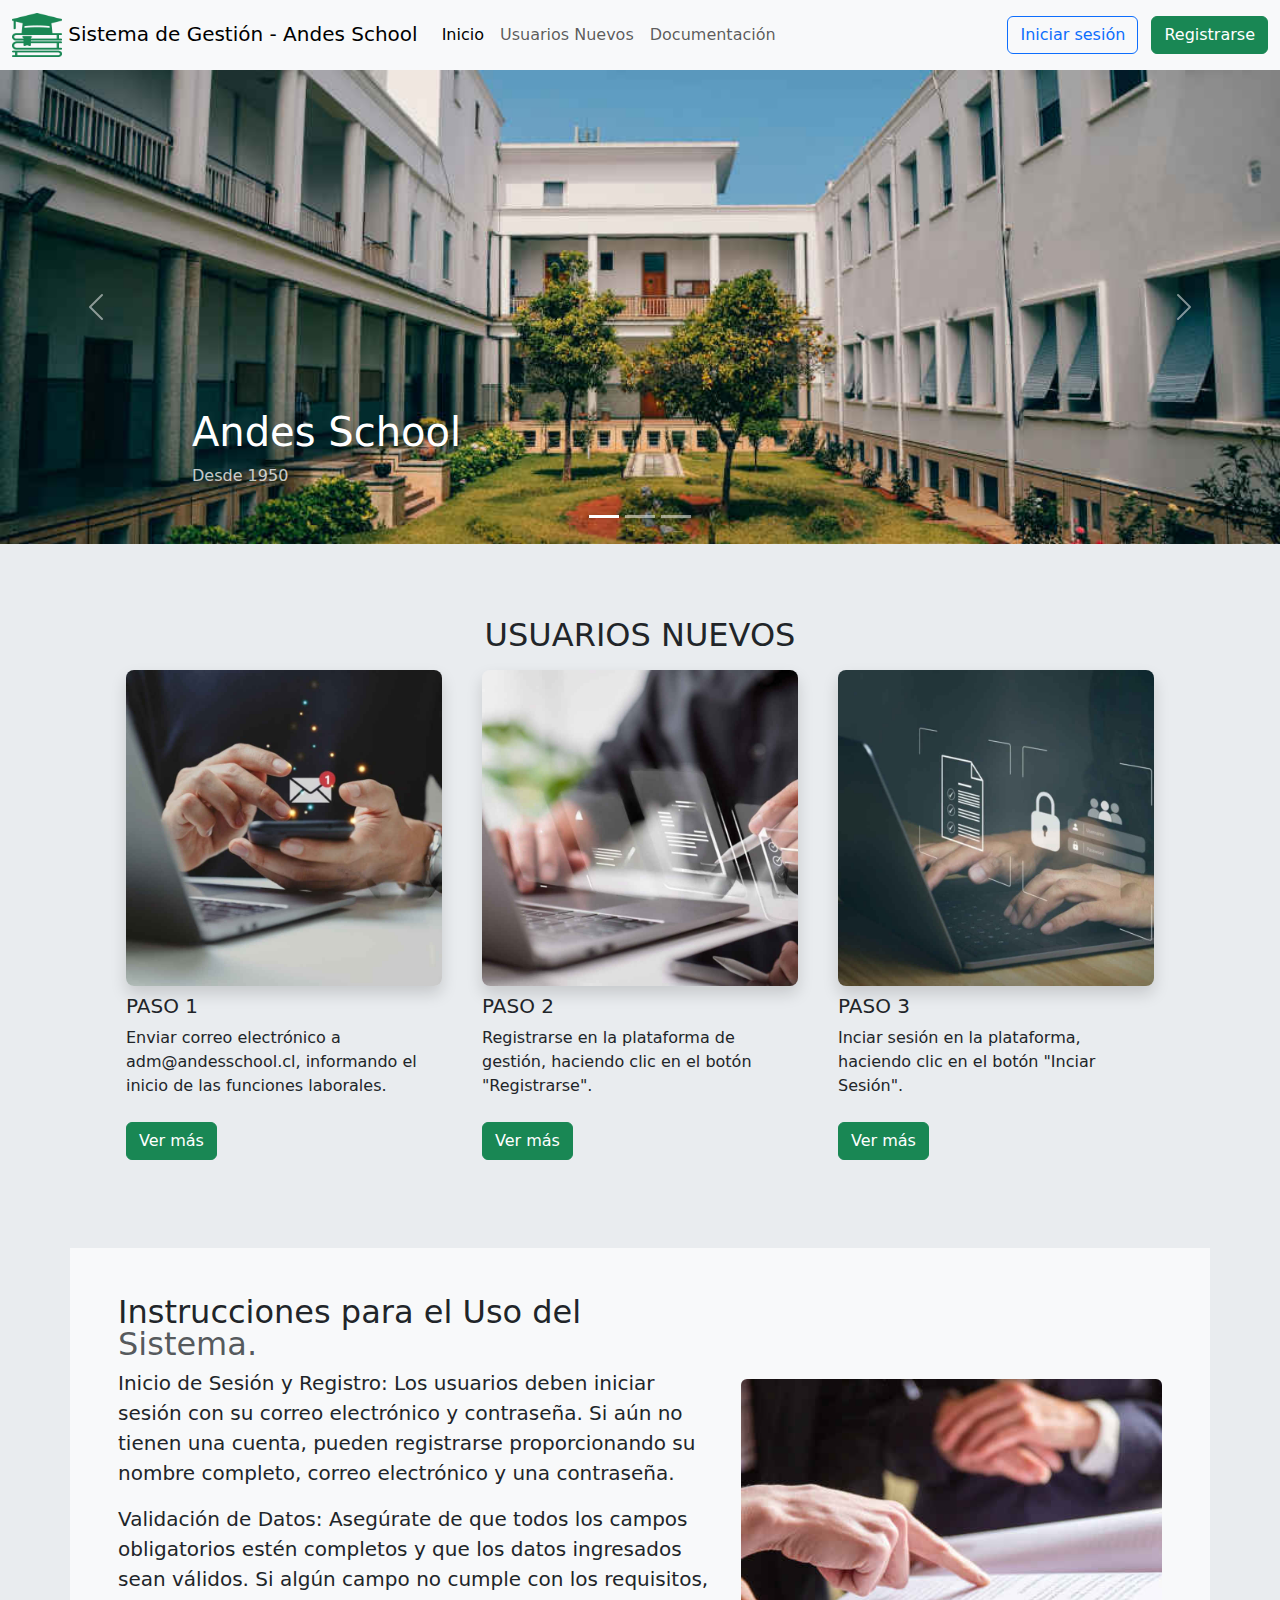
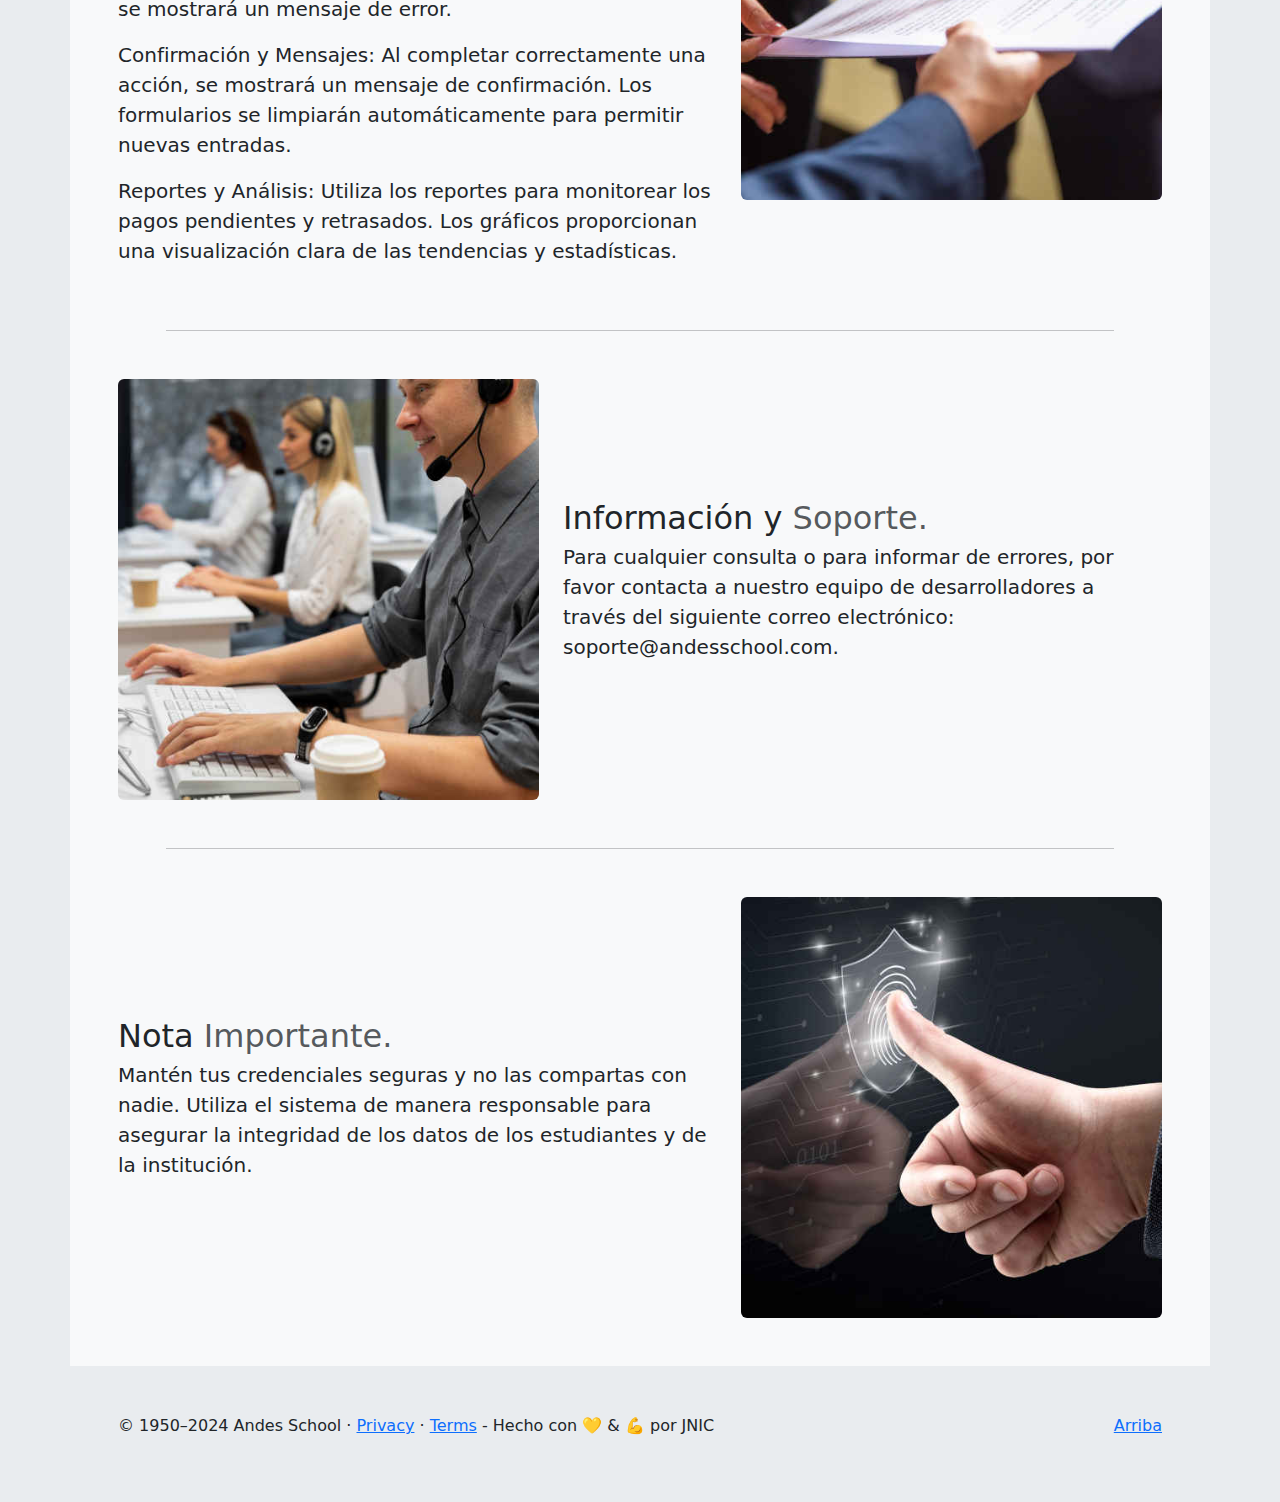
<file: index.html>
<!DOCTYPE html>
<html lang="es-CL">
<head>
    <meta charset="UTF-8">
    <meta name="viewport" content="width=device-width, initial-scale=1.0">
    <title>Los Andes School</title>
    <link href="https://cdn.jsdelivr.net/npm/bootstrap@5.3.3/dist/css/bootstrap.min.css" rel="stylesheet"
        integrity="sha384-QWTKZyjpPEjISv5WaRU9OFeRpok6YctnYmDr5pNlyT2bRjXh0JMhjY6hW+ALEwIH" crossorigin="anonymous">
    <script src="https://cdn.jsdelivr.net/npm/bootstrap@5.3.3/dist/js/bootstrap.bundle.min.js"
        integrity="sha384-YvpcrYf0tY3lHB60NNkmXc5s9fDVZLESaAA55NDzOxhy9GkcIdslK1eN7N6jIeHz"
        crossorigin="anonymous"></script>
    <link rel="assets/css/style.css" href="style.css">
</head>
<body  class="bg-body-secondary">
<!--Inicio Header-->    
    <nav class="navbar navbar-expand-lg bg-body-tertiary">
        <div class="container-fluid">
            <a class="navbar-brand" href="#">
                <img src="assets/img/icon-school.png" alt="Logo" width="50" height="44"> Sistema de Gestión - Andes School
            </a>
            <button class="navbar-toggler" type="button" data-bs-toggle="collapse"
                data-bs-target="#navbarSupportedContent" aria-controls="navbarSupportedContent" aria-expanded="false"
                aria-label="Toggle navigation">
                <span class="navbar-toggler-icon"></span>
            </button>
            <div class="collapse navbar-collapse" id="navbarSupportedContent">
                <ul class="navbar-nav me-auto mb-2 mb-lg-0">
                    <li class="nav-item">
                        <a class="nav-link active" aria-current="page" href="#">Inicio</a>
                    </li>
                    <li class="nav-item">
                        <a class="nav-link" href="#prod">Usuarios Nuevos</a>
                    </li>
                    <!--<li class="nav-item dropdown">
                        <a class="nav-link dropdown-toggle" href="#" role="button" data-bs-toggle="dropdown"
                            aria-expanded="false">
                            Productos Destacados
                        </a>
                        <ul class="dropdown-menu">
                            <li><a class="dropdown-item" href="#">Bombones</a></li>
                            <li><a class="dropdown-item" href="#">Barras</a></li>
                            <li><a class="dropdown-item" href="#">Coberturas</a></li>
                            <li><a class="dropdown-item" href="#">Ramas</a></li>
                        </ul>
                    </li>-->
                    <li class="nav-item">
                        <a class="nav-link" href="#about">Documentación</a>
                    </li>
                    <!--<li class="nav-item">
                        <a class="nav-link" href="#formulario_validacion">Contacto</a>
                    </li>
                    <li class="nav-item">
                        <a class="nav-link" href="catalogo.html">Sedes</a>
                    </li>-->
                </ul>
                <div class="text-end">
                    <a class="btn btn-outline-primary me-2" href="login.html">Iniciar sesión</a>
                    <a class="btn btn-success" href="register.html">Registrarse</a>
                </div>
            </div>
        </div>
    </nav>
<!--Fin Header-->
<!--Inicio Carousel-->
<div id="myCarousel" class="carousel slide mb-6" data-bs-ride="carousel">
    <div class="carousel-indicators">
        <button type="button" data-bs-target="#myCarousel" data-bs-slide-to="0" class="active" aria-current="true" aria-label="Slide 1"></button>
        <button type="button" data-bs-target="#myCarousel" data-bs-slide-to="1" aria-label="Slide 2"></button>
        <button type="button" data-bs-target="#myCarousel" data-bs-slide-to="2" aria-label="Slide 3"></button>
    </div>
    <div class="carousel-inner">
        <div class="carousel-item active">
        <img src="assets/img/carousel1.jpg" class="d-block w-100" alt="...">
        <div class="container">
            <div class="carousel-caption text-start">
            <h1>Andes School</h1>
            <p class="opacity-75">Desde 1950</p>
            <!--<p><a class="btn btn-warning" href="register.html">Regístrese</a></p>-->
            </div>
        </div>
        </div>
        <div class="carousel-item">
        <img src="assets/img/carousel2.jpg" class="d-block w-100" alt="...">
        <div class="container">
            <div class="carousel-caption">
            <h1>Tradición</h1>
            <p>74 años formando personas</p>
            <!--<p><a class="btn btn-warning" href="#about">Saber más</a></p>-->
            </div>
        </div>
        </div>
        <div class="carousel-item">
        <img src="assets/img/carousel3.jpg" class="d-block w-100" alt="...">
        <div class="container">
            <div class="carousel-caption text-end">
            <h1>Excelencia</h1>
            <p>Docentes altamente calificados</p>
            <!--<p><a class="btn btn-warning" href="catalogo.html">Visitar Catálogo</a></p>-->
            </div>
        </div>
        </div>
    </div>
    <button class="carousel-control-prev" type="button" data-bs-target="#myCarousel" data-bs-slide="prev">
        <span class="carousel-control-prev-icon" aria-hidden="true"></span>
        <span class="visually-hidden">Anterior</span>
    </button>
    <button class="carousel-control-next" type="button" data-bs-target="#myCarousel" data-bs-slide="next">
        <span class="carousel-control-next-icon" aria-hidden="true"></span>
        <span class="visually-hidden">Siguiente</span>
    </button>
    </div>
<!--Fin Carousel-->
<!--Inicio Productos Destacados-->
    <section id="prod">
        <div class="container text-center mt-4 p-5">
            <h2>USUARIOS NUEVOS</h2>
            <div class="row">
                <div class="col">
                    <div class="card-width p-2">
                        <img src="assets/img/3303.jpg" class="card-img-top rounded-3 shadow" alt="Email">
                        <div class="card-body py-2 d-flex flex-column align-items-start">
                            <h5 class="card-title">PASO 1</h5>
                            <p class="text-start py-2">Enviar correo electrónico a adm@andesschool.cl, informando el inicio de las funciones laborales.</p>
                            <a href="#about" class="btn btn-success">Ver más</a>
                        </div>
                    </div>
                </div>
                <div class="col">
                    <div class="card-width p-2">
                        <img src="assets/img/3302.jpg" class="card-img-top rounded-3 shadow" alt="Register">
                        <div class="card-body py-2 d-flex flex-column align-items-start">
                            <h5 class="card-title">PASO 2</h5>
                            <p class="text-start py-2">Registrarse en la plataforma de gestión, haciendo clic en el botón "Registrarse".</p>
                            <a href="#about" class="btn btn-success">Ver más</a>
                        </div>
                    </div>
                </div>
                <div class="col">
                    <div class="card-width p-2 ">
                        <img src="assets/img/2532.jpg" class="card-img-top rounded-3 shadow" alt="Login">
                        <div class="card-body py-2 d-flex flex-column align-items-start">
                            <h5 class="card-title">PASO 3</h5>
                            <p class="text-start py-2">Inciar sesión en la plataforma, haciendo clic en el botón "Inciar Sesión".</p>
                            <a href="#about" class="btn btn-success">Ver más</a>
                        </div>
                    </div>
                </div>
            </div>
        </div>
    </section>
<!--fin Productos Destacados-->
<!--Inicio Nosotros-->
    <div class="container marketing bg-body-tertiary mt-4 p-5 " id="about">
        <div class="row featurette d-flex  justify-content-center align-items-center">
            <div class="col-md-7">
                <h2 class="featurette-heading fw-normal lh-1">Instrucciones para el Uso del <span class="text-body-secondary">Sistema.</span></h2>
                <p class="lead"><strong>Inicio de Sesión y Registro:</strong> Los usuarios deben iniciar sesión con su correo electrónico y contraseña. Si aún no tienen una cuenta, pueden registrarse proporcionando su nombre completo, correo electrónico y una contraseña.</p>
                <p class="lead"><strong>Validación de Datos:</strong> Asegúrate de que todos los campos obligatorios estén completos y que los datos ingresados sean válidos. Si algún campo no cumple con los requisitos, se mostrará un mensaje de error.</p>
                <p class="lead"><strong>Confirmación y Mensajes:</strong> Al completar correctamente una acción, se mostrará un mensaje de confirmación. Los formularios se limpiarán automáticamente para permitir nuevas entradas.</p>
                <p class="lead"><strong>Reportes y Análisis:</strong> Utiliza los reportes para monitorear los pagos pendientes y retrasados. Los gráficos proporcionan una visualización clara de las tendencias y estadísticas.</p>
            </div>
            <div class="col-md-5">
                <img src="assets/img/about1.jpg" class="bd-placeholder-img bd-placeholder-img-lg featurette-image img-fluid mx-auto rounded" alt="Acerca de Nosotros">
            </div>
        </div>
        <hr class="featurette-divider m-5">
        <div class="row featurette d-flex  justify-content-center align-items-center">
            <div class="col-md-7 order-md-2">
                <h2 class="featurette-heading fw-normal lh-1">Información y <span class="text-body-secondary">Soporte.</span></h2>
                <p class="lead">Para cualquier consulta o para informar de errores, por favor contacta a nuestro equipo de desarrolladores a través del siguiente correo electrónico: soporte@andesschool.com.</p>
            </div>
            <div class="col-md-5 order-md-1">
                <img src="assets/img/about2.jpg" class="bd-placeholder-img bd-placeholder-img-lg featurette-image img-fluid mx-auto rounded" alt="Nuestro Compromiso">
            </div>
        </div>
        <hr class="featurette-divider m-5">
        <div class="row featurette d-flex  justify-content-center align-items-center">
            <div class="col-md-7">
                <h2 class="featurette-heading fw-normal lh-1">Nota<span class="text-body-secondary"> Importante.</span></h2>
                <p class="lead">Mantén tus credenciales seguras y no las compartas con nadie. Utiliza el sistema de manera responsable para asegurar la integridad de los datos de los estudiantes y de la institución.</p>
            </div>
            <div class="col-md-5">
                <img src="assets/img/about3.jpg" class="bd-placeholder-img bd-placeholder-img-lg featurette-image img-fluid mx-auto rounded" alt="Calidad Artesanal">
            </div>
        </div>
    </div>  
<!--Fin Nosotros-->
<!--Inicio Footer--> 
<footer class="container bg-body-secondary p-5">
    <p class="float-end"><a href="#">Arriba</a></p>
    <p>&copy; 1950–2024 Andes School &middot; <a href="#">Privacy</a> &middot; <a href="#">Terms</a> - Hecho con &#128155 & &#x1F4AA por JNIC</p>
</footer> 
<!--Fin Footer--> 
</body>
</html>
</file>
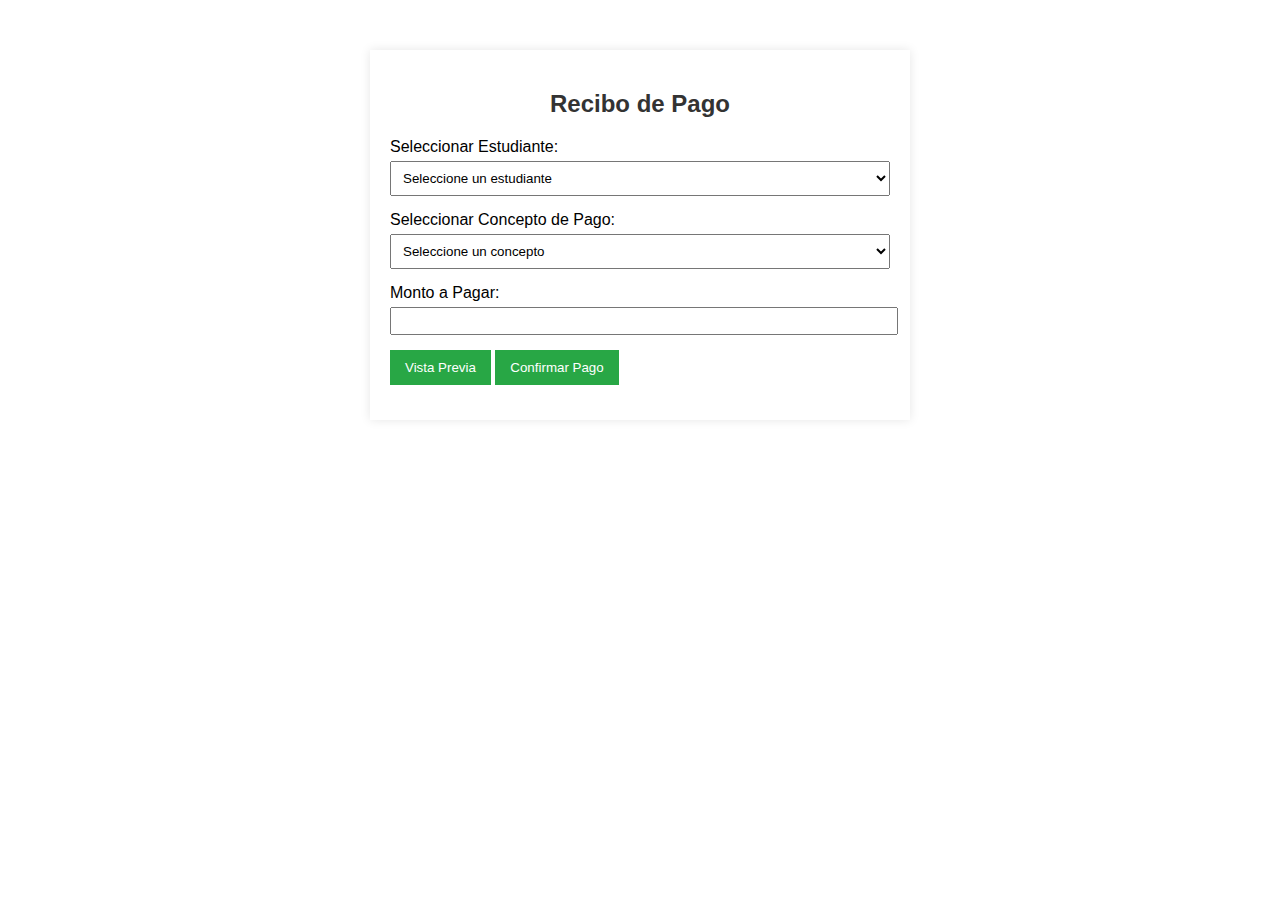
<file: bills.html>
<!DOCTYPE html>
<html lang="en">
<head>
    <meta charset="UTF-8">
    <meta name="viewport" content="width=device-width, initial-scale=1.0">
    <title>Document</title>
    <link rel="stylesheet" href="assets/css/bills.css">
</head>
<body>
    <!DOCTYPE html>
<html lang="en">
<head>
    <meta charset="UTF-8">
    <meta name="viewport" content="width=device-width, initial-scale=1.0">
    <title>Document</title>
</head>
<body>
    <div class="container">
          
    <h2>Recibo de Pago</h2>
    <form id="payment-form">
        <div class="form-group">
            <label for="student">Seleccionar Estudiante:</label>
            <select id="student" required>
                <option value="">Seleccione un estudiante</option>
                <option value="Juan Espinoza">Juan Espinoza</option>
                <option value="Celeste Riquelme">Celeste Riquelme</option>
                <option value="Margarita Sánchez">Margarita Sánchez</option>

            </select>
        </div>
        <div class="form-group">
            <label for="concept">Seleccionar Concepto de Pago:</label>
            <select id="concept" required>
                <option value="">Seleccione un concepto</option>
                <option value="matricula">Matrícula</option>
                <option value="mensualidad">Mensualidad</option>
                <option value="cuota de curso">Cuota curso</option>
                <option value="materiales">Materiales</option>
                
            </select>
        </div>
        <div class="form-group">
            <label for="amount">Monto a Pagar:</label>
            <input type="text" id="amount" required readonly>
        </div>
        <div class="form-group">
            <button type="button" onclick="showPreview()">Vista Previa</button>
            <button type="submit">Confirmar Pago</button>
        </div>
    </form>
    <div class="preview" id="receipt-preview" style="display: none;">
        <h3>Vista Previa del Recibo</h3>
        <p id="preview-student"></p>
        <p id="preview-concept"></p>
        <p id="preview-amount"></p>
    </div>
</div>
</div>


</body>
<script src="assets/js/bills.js"></script>
</html>
</file>
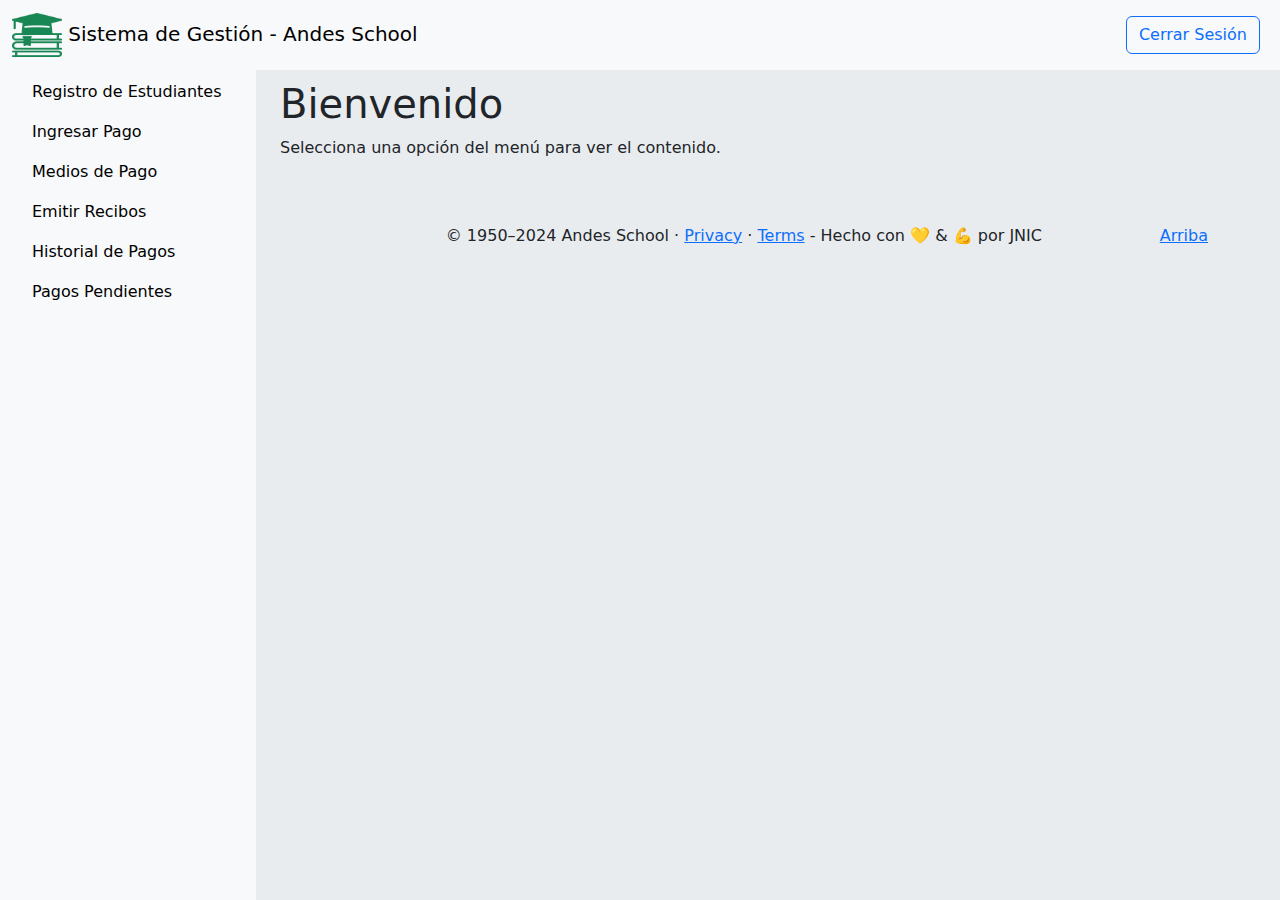
<file: erp.html>
<!DOCTYPE html>
<html lang="es-CL">
<head>
    <meta charset="UTF-8">
    <meta name="viewport" content="width=device-width, initial-scale=1.0">
    <title>Los Andes School</title>
    <link href="https://cdn.jsdelivr.net/npm/bootstrap@5.3.3/dist/css/bootstrap.min.css" rel="stylesheet"
        integrity="sha384-QWTKZyjpPEjISv5WaRU9OFeRpok6YctnYmDr5pNlyT2bRjXh0JMhjY6hW+ALEwIH" crossorigin="anonymous">
    <script src="https://cdn.jsdelivr.net/npm/bootstrap@5.3.3/dist/js/bootstrap.bundle.min.js"
        integrity="sha384-YvpcrYf0tY3lHB60NNkmXc5s9fDVZLESaAA55NDzOxhy9GkcIdslK1eN7N6jIeHz"
        crossorigin="anonymous"></script>
    <link rel="stylesheet" href="assets/css/erp.css">
</head>
<body class="bg-body-secondary">
<!--Inicio Header-->    
    <nav class="navbar navbar-expand-lg bg-body-tertiary">
        <div class="container-fluid">
            <a class="navbar-brand" href="#">
                <img src="assets/img/icon-school.png" alt="Logo" width="50" height="44"> Sistema de Gestión - Andes School
            </a>
                <div class="text-end">
                    <a class="btn btn-outline-primary me-2" href="index.html">Cerrar Sesión</a>
                </div>
            </div>
        </div>
    </nav>
<!--Fin Header-->
<!--Inicio Sidebar-->
<div class="d-flex">
    <nav class="sidebar bg-light p-3">
        <ul class="nav flex-column">
            <li class="nav-item">
                <a class="nav-link" href="#" onclick="loadContent('students-reg.html')">Registro de Estudiantes</a>
            </li>
            <li class="nav-item">
                <a class="nav-link" href="#" onclick="loadContent('payment.html')">Ingresar Pago</a>
            </li>
            <li class="nav-item">
                <a class="nav-link" href="#" onclick="loadContent('payment-type.html')">Medios de Pago</a>
            </li>
            <li class="nav-item">
                <a class="nav-link" href="#" onclick="loadContent('bills.html')">Emitir Recibos</a>
            </li>
            <li class="nav-item">
                <a class="nav-link" href="#" onclick="loadContent('payment-history.html')">Historial de Pagos</a>
            </li>
            <li class="nav-item">
                <a class="nav-link" href="#" onclick="loadContent('pending-payments.html')">Pagos Pendientes</a>
            </li>
        </ul>
    </nav>

    <!--Inicio Workspace-->
    <div id="mainContent" class="container-fluid p-4">
        <div id="dynamicContent">
            <h1>Bienvenido</h1>
            <p>Selecciona una opción del menú para ver el contenido.</p>
            <footer class="container bg-body-secondary p-5">
                <p class="float-end"><a href="#">Arriba</a></p>
                <p id="pf">&copy; 1950–2024 Andes School &middot; <a href="#">Privacy</a> &middot; <a href="#">Terms</a> - Hecho con &#128155 & &#x1F4AA por JNIC</p>
            </footer> 
            <!--Fin Footer--> 
        </div>
    </div>
    <!--Fin Workspace-->
</div>
<!--Inicio Footer--> 

<script src="assets/js/erp.js"></script>
</body>
</html>
</file>
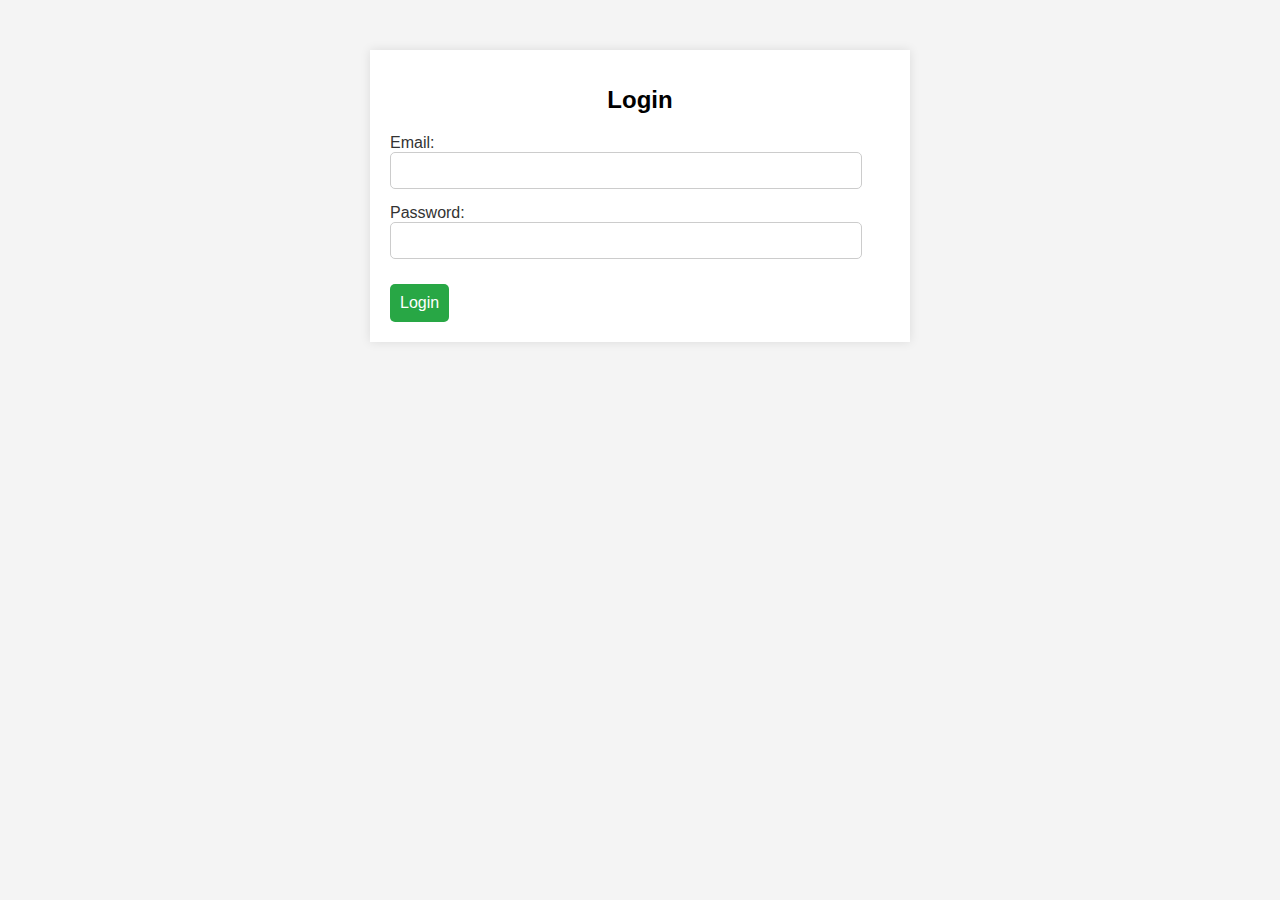
<file: login.html>
<!DOCTYPE html>
<html lang="en">
<head>
    <meta charset="UTF-8">
    <meta name="viewport" content="width=device-width, initial-scale=1.0">
    <title>Document</title>
    <link rel="stylesheet" href="assets/css/login.css">
</head>
<body>
    <div class="container">
        <h1>Login</h1>
        <!-- formulario -->
        <form action="#" id="loginForm" method="get">
            <label for="email">Email:</label><br>
            <input type="email" id="email" ><br>
            <label for="password">Password:</label><br>
            <input type="password" id="password" ><br>
            <div></div>
            <button type="submit">Login</button>
        </form>
        <div id="formMessage"></div>
    </div>
    
</body>
<script src="https://ajax.googleapis.com/ajax/libs/jquery/3.7.1/jquery.min.js"></script>
<script src="assets/js/login.js"></script>
</html>
</file>
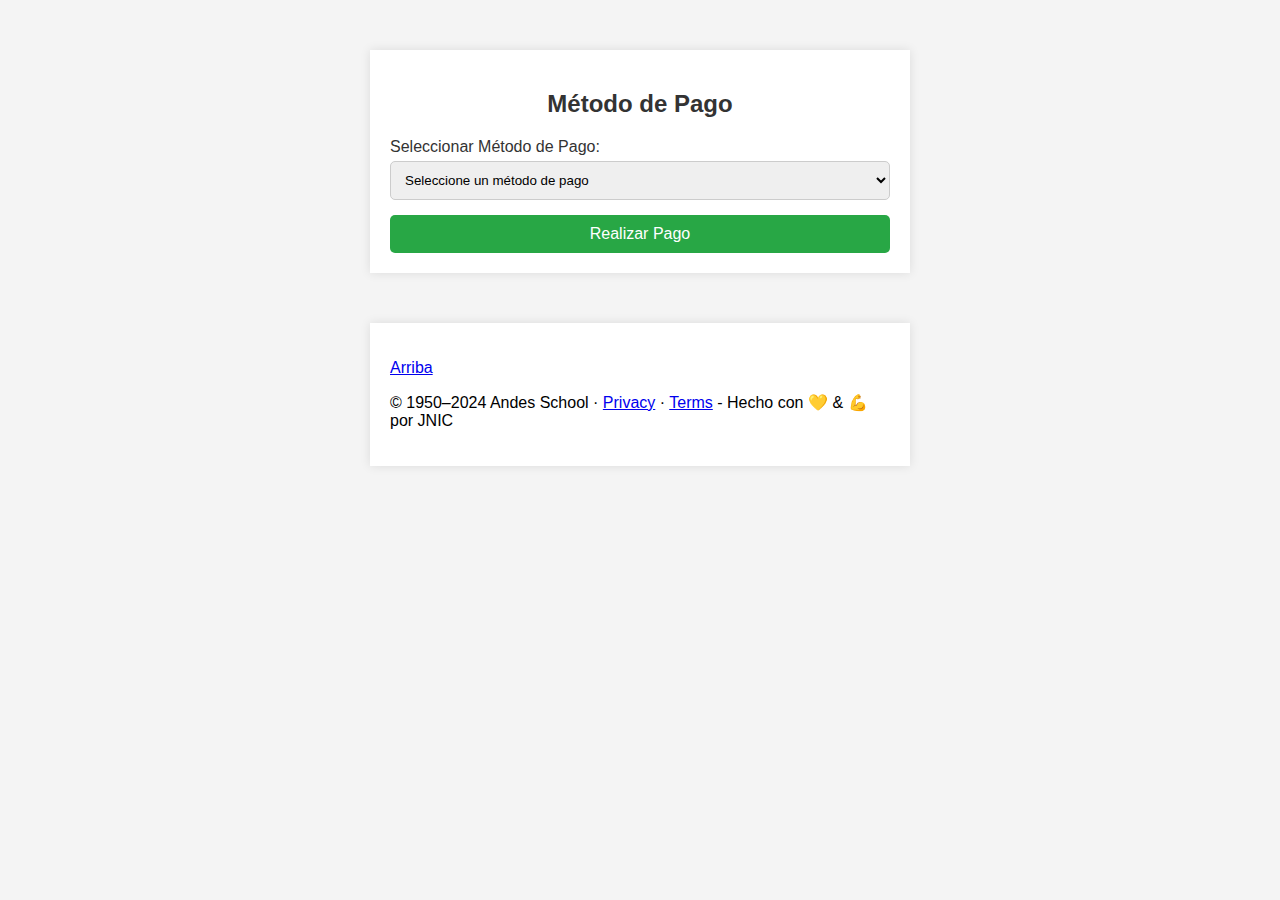
<file: payment-type.html>
<!DOCTYPE html>
<html lang="es">
<head>
    <meta charset="UTF-8">
    <meta name="viewport" content="width=device-width, initial-scale=1.0">
    <title>Método de Pago</title>
    <link rel="stylesheet" href="assets/css/payment-type.css">
</head>
<body>
    <div class="container">
        <div id="payment-method-container">
            <h2>Método de Pago</h2>
            <form id="payment-method-form">
                <label for="payment-method">Seleccionar Método de Pago:</label>
                <select id="payment-method" required>
                    <option value="">Seleccione un método de pago</option>
                    <option value="credit-card">Tarjeta de Crédito</option>
                    <option value="debit-card">Tarjeta de Débito</option>
                    <option value="bank-transfer">Transferencia Bancaria</option>
                    <option value="Cash">Pago en Efectivo</option>
                </select>

                <div id="card-details" style="display: none;">
                    <label for="name">Nombre</label>
                    <input type="text" id="name"><p></p>
                    <label for="lastname">Apellido</label>
                    <input type="text" id="lastname">
                    <p></p>
                    <label for="card-number"><p> Número de Tarjeta:</label>
                    <input type="text" id="card-number">
                    <p></p>
                    <label for="expiry-date"><br> Fecha de Vencimiento:</label>
                    <input type="month" id="expiry-date">
                    <label for="CV"><br>CV</label>
                    <input type="text" id="CV">

                    <!-- Imagen de tarjeta de crédito -->
                    <img id="card-image" src="/assets/img/6089337.jpg" alt="Tarjeta de Crédito" style="display: none; width: 100%; max-width: 500px; margin-top: 0px;">
                </div>

                <button type="submit">Realizar Pago</button>
                <p id="payment-success" class="success-message"></p>
                <p id="payment-error" class="error-message"></p>
            </form>
        </div>
    </div>
    <footer class="container bg-body-secondary p-5">
        <p class="float-end"><a href="#">Arriba</a></p>
        <p id="pf">&copy; 1950–2024 Andes School &middot; <a href="#">Privacy</a> &middot; <a href="#">Terms</a> - Hecho con &#128155 & &#x1F4AA por JNIC</p>
    </footer> 
    <!--Fin Footer--> 
    <script src="assets/js/payment-type.js"></script>
</body>
</html>
</file>
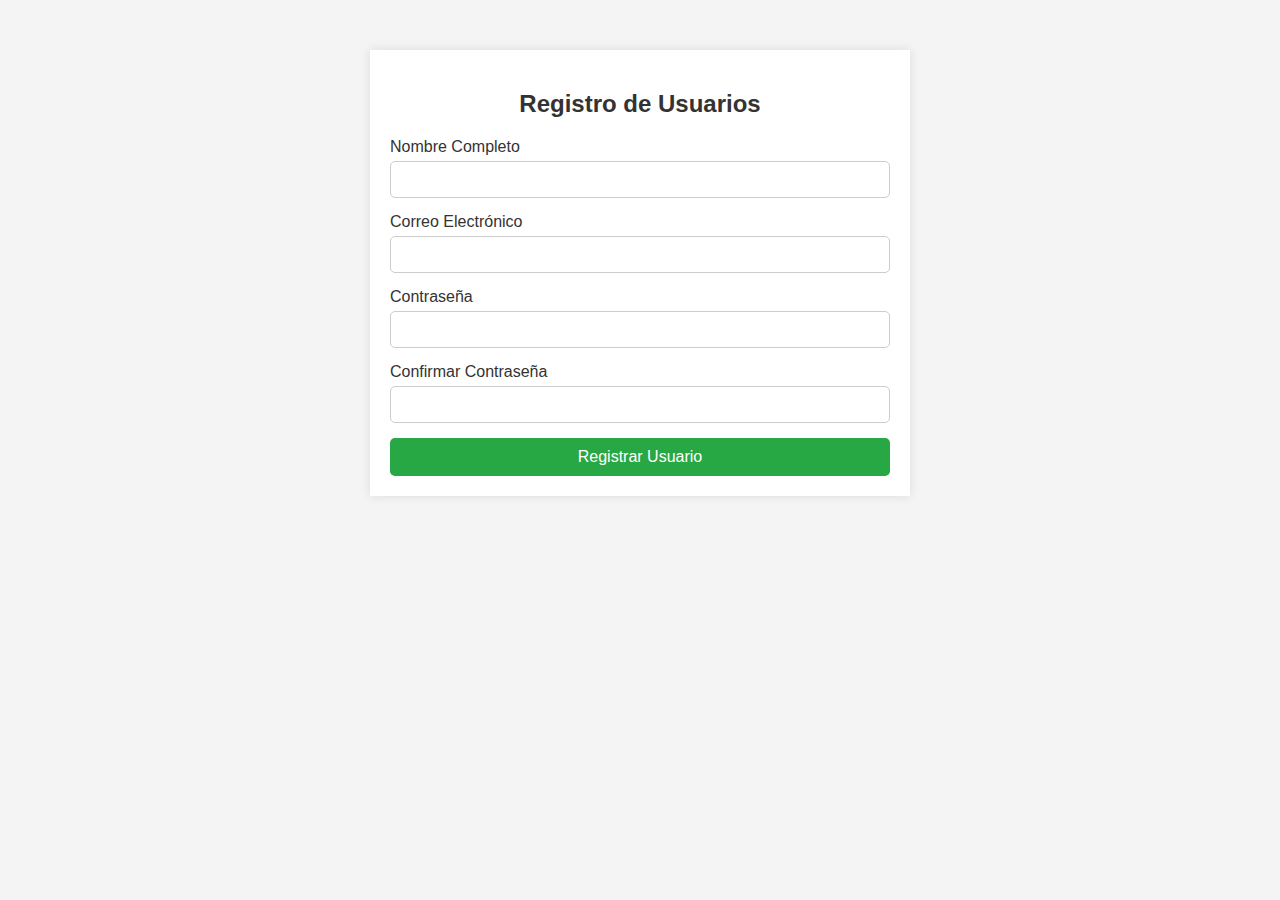
<file: register.html>
<!DOCTYPE html>
<html lang="es">
<head>
    <meta charset="UTF-8">
    <meta name="viewport" content="width=device-width, initial-scale=1.0">
    <title>Registro de Usuario</title>
    <link rel="stylesheet" href="assets/css/register.css">
</head>
<body>
    <div class="form-container">
        <h2>Registro de Usuarios</h2>
        <form id="registrationForm">
            <div class="form-group">
                <label for="fullName">Nombre Completo</label>
                <input type="text" id="fullName" name="fullName" required>
                <div id="fullNameError" class="error"></div>
            </div>
            <div class="form-group">
                <label for="email">Correo Electrónico</label>
                <input type="email" id="email" name="email" required>
                <div id="emailError" class="error"></div>
            </div>
            <div class="form-group">
                <label for="password">Contraseña</label>
                <input type="password" id="password" name="password" required>
                <div id="passwordError" class="error"></div>
            </div>
            <div class="form-group">
                <label for="confirmPassword">Confirmar Contraseña</label>
                <input type="password" id="confirmPassword" name="confirmPassword" required>
                <div id="confirmPasswordError" class="error"></div>
            </div>
            <div class="form-group">
                <button type="submit">Registrar Usuario</button>
            </div>
        </form>
 
</body> 
  <script src="assets/js/register.js"></script>
</html>
</file>
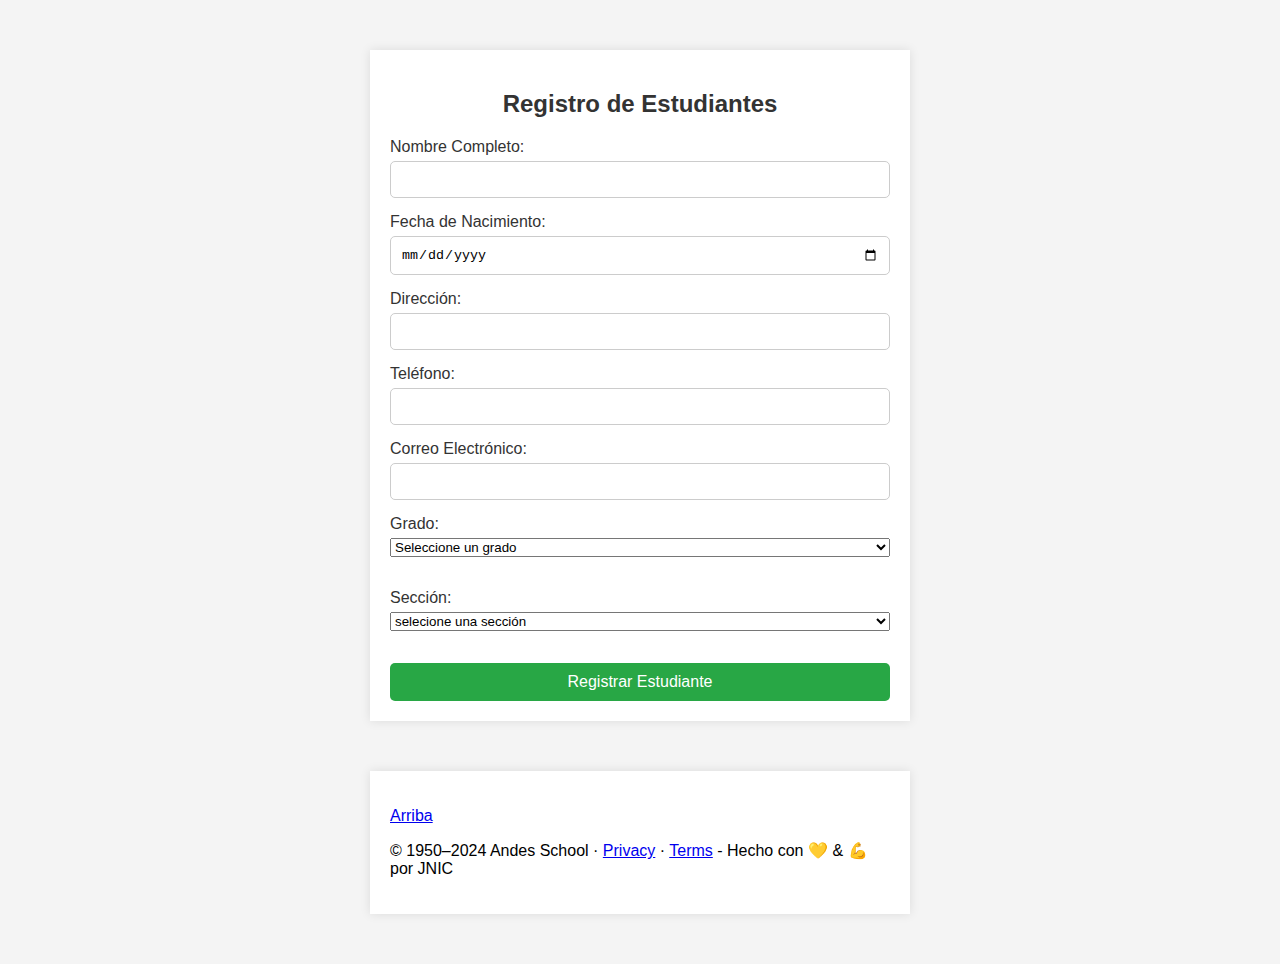
<file: students-reg.html>
<!DOCTYPE html>
<html lang="es">
<head>
    <meta charset="UTF-8">
    <meta name="viewport" content="width=device-width, initial-scale=1.0">
    <title>Registro de Estudiantes</title>
    <link rel="stylesheet" href="/assets/css/students-reg.css">
</head>
<body>
    <div class="container">
        <div id="student-register-container">
            <h2>Registro de Estudiantes</h2>
            <form id="student-register-form">
                <label for="student-name">Nombre Completo:</label>
                <input type="text" id="student-name" required>

                <label for="student-dob">Fecha de Nacimiento:</label>
                <input type="date" id="student-dob" required>

                <label for="student-address">Dirección:</label>
                <input type="text" id="student-address" required>

                <label for="student-phone">Teléfono:</label>
                <input type="text" id="student-phone" required>

                <label for="student-email">Correo Electrónico:</label>
                <input type="email" id="student-email" required>

                <label for="student-grade">Grado:</label>
                <select id="student-grade" required>
                    <option value="">Seleccione un grado</option>
                    <option value="1">1er Grado</option>
                    <option value="2">2do Grado</option>
                    <option value="3">3er Grado</option>
                    <option value="4">4to Grado</option>
                    <option value="5">5to Grado</option>
                    <option value="6">6to Grado</option>
                    <option value="7">7mo Grado</option>
                    <option value="8">8vo Grado</option>
                </select>                   
                   <p></p> 

                <label for="student-section">Sección:</label>
                <select id="student-section" required>
                    <option value="">selecione una sección</option>
                    <option value="A">A</option>
                    <option value="B">B</option>
                    <option value="C">C</option>
                </select>
                <p></p>
                <button type="submit">Registrar Estudiante</button>
                <p id="student-register-success" class="success-message"></p>
                <p id="student-register-error" class="error-message"></p>
            </form>
        </div>
    </div>
    <footer class="container bg-body-secondary p-5">
        <p class="float-end"><a href="#">Arriba</a></p>
        <p id="pf">&copy; 1950–2024 Andes School &middot; <a href="#">Privacy</a> &middot; <a href="#">Terms</a> - Hecho con &#128155 & &#x1F4AA por JNIC</p>
    </footer> 
    <!--Fin Footer--> 
    <script src="assets/js/students-reg.js"></script>
</body>
</html>
</file>
<file: assets/css/bills.css>
body { font-family: Arial, sans-serif; }
        .form-group { margin-bottom: 15px;}
        .form-group label { display: block; margin-bottom: 5px; }
        .form-group select { width: 100%; padding: 8px; } 
        .form-group input { width: 100%; padding-bottom: 8px; margin-right: 8px; }
        .form-group button { padding: 10px 15px; background-color: #28a745; color: white; border: none; cursor: pointer; }
        .form-group button:hover {  background-color: #218838; }
        .preview { margin-top: 20px; padding: 10px; border: 1px solid #ddd; }
        .preview h3 { margin-top: 0; }

        .container{
                
                max-width: 500px;
                margin: 50px auto;
                padding: 20px;
                background-color: white;
                box-shadow: 0 0 10px rgba(0, 0, 0, 0.1);
       
        
        }

        h2 {
                text-align: center;
                color: #333;
            }
</file>
<file: assets/css/erp.css>
/* Ajustes para el menú lateral */
.sidebar {
    height: calc(100vh - 56px); /* Ajusta la altura para que no cubra el encabezado */
    position: fixed;
    top: 56px; /* Desplaza el menú hacia abajo */
    width: 20%;
    background-color: #f8f9fa;
    padding: 1rem;
}

.sidebar .nav-link {
    color: #000;
}

.sidebar .nav-link.active {
    font-weight: bold;
}

.sidebar .dropdown-menu {
    position: relative;
    width: 100%;
}

#mainContent {
    margin-left: 20%;
    width: 80%;
    padding-top: 20px;
}

.content-section {
    display: none;
}

.content-section.active {
    display: block;
}
/* Estilo para el navbar fijo */
.navbar {
    position: fixed;
    top: 0;
    left: 0;
    width: 100%;
    z-index: 1030; /* Asegúrate de que el navbar esté sobre otros contenidos */
}

body {
    padding-top: 56px; /* Ajusta este valor según la altura del navbar para evitar solapamientos */
}
/* Ajuste para el footer */
footer {
    text-align: center;
    width: 100%;
}
</file>
<file: assets/css/login.css>
body {
    font-family: Arial, sans-serif;
    background-color: #f4f4f4;
    margin: 0;
    padding: 0;
}
.container{
    max-width: 500px;
    margin: 50px auto;
    padding: 20px;
    background-color: white;
    box-shadow: 0 0 10px rgba(0, 0, 0, 0.1);
}
h1{
    text-align: center;
    font-size: 24px;
    margin-bottom: 20px;
}
label {
    margin-bottom: 5px;
    color: #333;
}
input {
    margin-bottom: 15px;
    padding: 10px;
    border: 1px solid #ccc;
    border-radius: 5px;
    text-align: center;
    width: 90%;
}

button{
    margin-top: 10px;
    padding: 10px;
    border: none;
    border-radius: 5px;
    background-color: #28a745;
    color: white;
    font-size: 16px;
    cursor: pointer;
}

.error{
    background-color: rgba(255, 0, 0, 0.399);
    color: whitesmoke;
}
.acepted{
    background-color: green;
    color: whitesmoke;
}
span{
    font-size: 10px;
}
</file>
<file: assets/css/payment-type.css>
body {
    font-family: Arial, sans-serif;
    background-color: #f4f4f4;
    margin: 0;
    padding: 0;
}


.container {
    max-width: 500px;
    margin: 50px auto;
    padding: 20px;
    background-color: white;
    box-shadow: 0 0 10px rgba(0, 0, 0, 0.1);
}

h2 {
    text-align: center;
    color: #333;
}

form {
    display: flex;
    flex-direction: column;
}

label {
    margin-bottom: 5px;
    color: #333;
}

input, select {
    margin-bottom: 15px;
    padding: 10px;
    border: 1px solid #ccc;
    border-radius: 5px;
}

button {
    padding: 10px;
    border: none;
    border-radius: 5px;
    background-color: #28a745;
    color: white;
    font-size: 16px;
    cursor: pointer;
}

button:hover {
    background-color: #218838;
}

.error-message {
    color: red;
    display: none;
}

.success-message {
    color: green;
    display: none;
}
</file>
<file: assets/css/register.css>
body {
    font-family: Arial, sans-serif;
    background-color: #f4f4f4;
    margin: 0;
    padding: 0;
}

.form-container {
    max-width: 500px;
    margin: 50px auto;
    padding: 20px;
    background-color: white;
    box-shadow: 0 0 10px rgba(0, 0, 0, 0.1);
}

h2 {
    text-align: center;
    color: #333;
}

.form-group {
    display: flex;
    flex-direction: column;
}

.form-group label{
    margin-bottom: 5px;
    color: #333;
}

.form-group input {
    margin-bottom: 15px;
    padding: 10px;
    border: 1px solid #ccc;
    border-radius: 5px;
}

.form-group button {
    padding: 10px;
    border: none;
    border-radius: 5px;
    background-color: #28a745;
    color: white;
    font-size: 16px;
    cursor: pointer;
}

.form-group button:hover {
    background-color: #218838;
}

.error-message {
    color: red;
    display: none;
}

.success-message {
    color: green;
    display: none;
}
</file>
<file: assets/css/students-reg.css>
body {
    font-family: Arial, sans-serif;
    background-color: #f4f4f4;
    margin: 0;
    padding: 0;
}

.container {
    max-width: 500px;
    margin: 50px auto;
    padding: 20px;
    background-color: white;
    box-shadow: 0 0 10px rgba(0, 0, 0, 0.1);
}

h2 {
    text-align: center;
    color: #333;
}

form {
    display: flex;
    flex-direction: column;
}

label {
    margin-bottom: 5px;
    color: #333;
}

input {
    margin-bottom: 15px;
    padding: 10px;
    border: 1px solid #ccc;
    border-radius: 5px;
}

button {
    padding: 10px;
    border: none;
    border-radius: 5px;
    background-color: #28a745;
    color: white;
    font-size: 16px;
    cursor: pointer;
}

button:hover {
    background-color: #218838;
}

.error-message {
    color: red;
    display: none;
}

.success-message {
    color: green;
    display: none;
}
</file>
